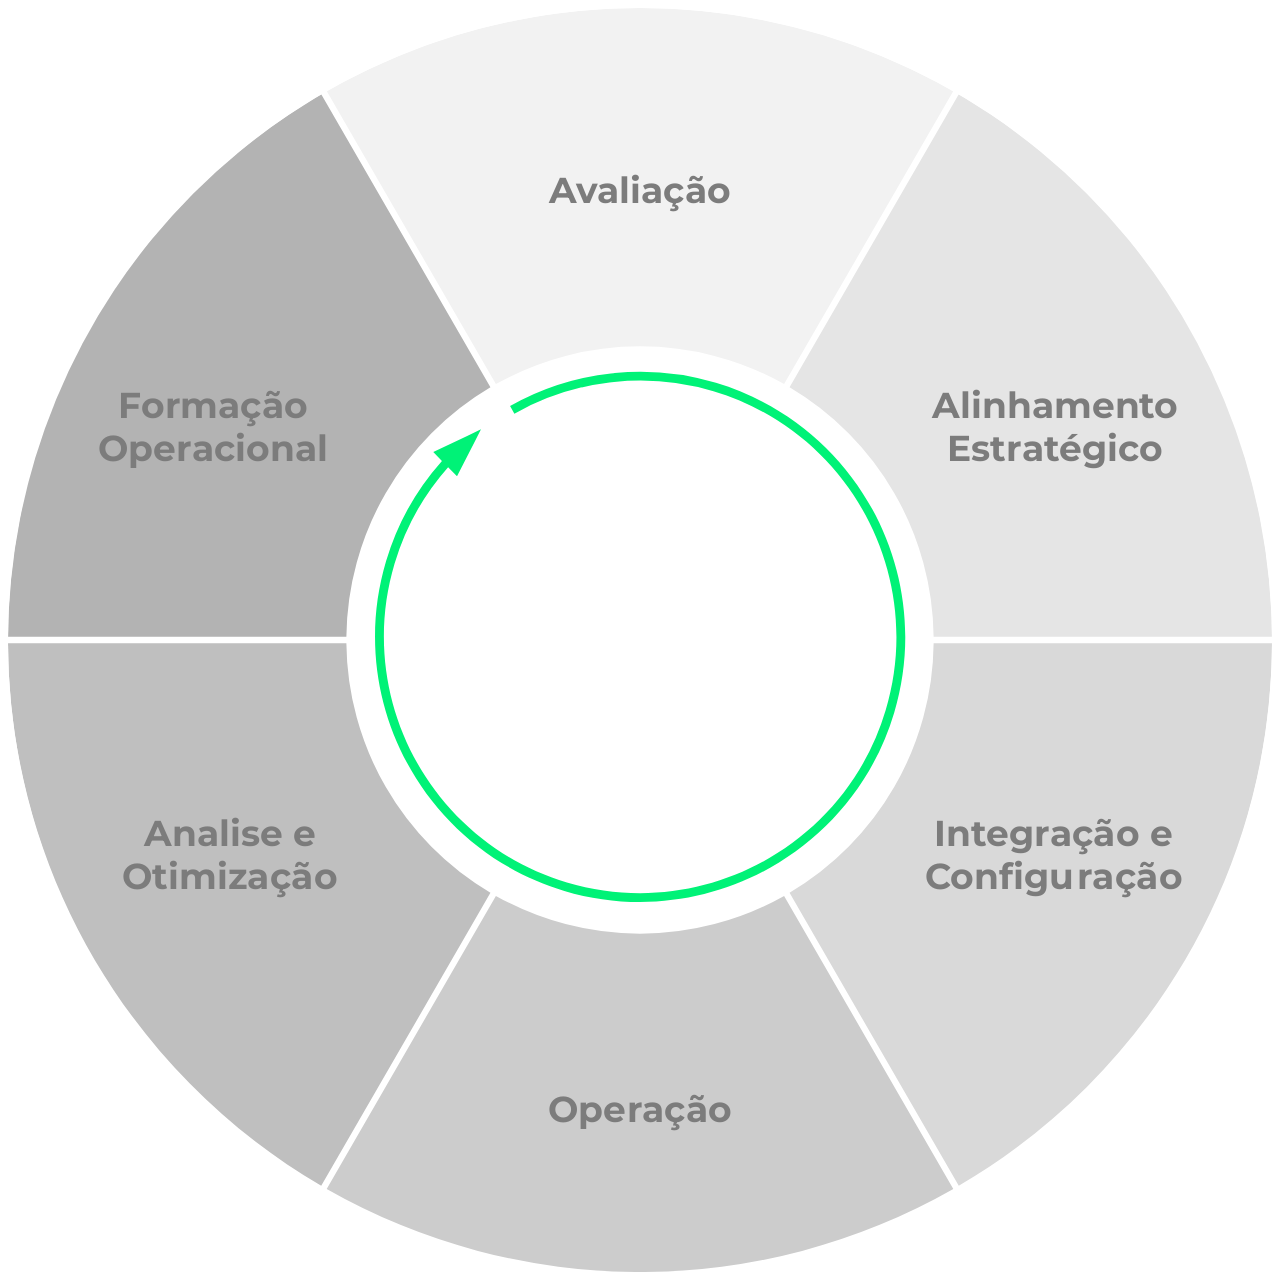
<file: Pages/Ciclo de Projeto/Roda/index.html>
<!DOCTYPE html>
<html lang="en">
<head>
    <meta charset="UTF-8">
    <meta name="viewport" content="width=device-width, initial-scale=1.0">
    
    <!-- fonte Montserrat -->
    <link href="https://fonts.googleapis.com/css?family=Montserrat:200,300,400,500,600,700,800" rel="stylesheet">
    <!-- icon do botao fechar -->
    <link href="https://fonts.googleapis.com/icon?family=Material+Icons" rel="stylesheet">

    <link rel="stylesheet" type="text/css" href="style.css">
    <script src="https://code.jquery.com/jquery-3.3.1.js" integrity="sha256-2Kok7MbOyxpgUVvAk/HJ2jigOSYS2auK4Pfzbm7uH60=" crossorigin="anonymous"></script>
</head>
<body>
<div class="wrapper">
    
    <svg class="roda" xmlns="http://www.w3.org/2000/svg" viewBox="0 0 1001.98 1002"><defs><style>.cls-1{fill:#b3b3b3;}.cls-2{fill:#bfbfbf;}.cls-3{fill:#ccc;}.cls-4{fill:#d9d9d9;}.cls-5{fill:#e5e5e5;}.cls-6{fill:#f2f2f2;}.cls-7{fill:#4221db;}.cls-8{font-size:28.63px;fill:#7c7c7c;font-family:Montserrat;font-weight:700;}.cls-9{fill:#00f277;}</style></defs><path id="formacao_div" class="cls-1" d="M248.3,68.31L382.44,300.64A232.64,232.64,0,0,0,268.24,498.5H0C0.9,315,100.44,154.85,248.3,68.31Z" transform="translate(-0.01 0)"/><path id="analise_div" class="cls-2" d="M382.44,701.36L248.3,933.69C100.44,847.15.9,687,0,503.5H268.24A232.64,232.64,0,0,0,382.44,701.36Z" transform="translate(-0.01 0)"/><path id="operacao_div" class="cls-3" d="M615.23,703.86L749.37,936.19a501.58,501.58,0,0,1-496.74,0L386.77,703.86A233,233,0,0,0,615.23,703.86Z" transform="translate(-0.01 0)"/><path id="integracao_div" class="cls-4" d="M733.76,503.5H1002C1001.1,687,901.57,847.15,753.7,933.69L619.56,701.36A232.64,232.64,0,0,0,733.76,503.5Z" transform="translate(-0.01 0)"/><path id="workshop_div" class="cls-5" d="M1002,498.5H733.76a232.64,232.64,0,0,0-114.2-197.86L753.7,68.31C901.57,154.85,1001.1,315,1002,498.5Z" transform="translate(-0.01 0)"/><path id="avaliacao_div" class="cls-6" d="M749.37,65.81L615.23,298.14a233,233,0,0,0-228.46,0L252.63,65.81A501.58,501.58,0,0,1,749.37,65.81Z" transform="translate(-0.01 0)"/><g id="seta6"><polygon class="cls-7" points="385.39 429.14 398.97 480.49 418.21 449.54 437.45 418.59 385.39 429.14"/><polygon class="cls-7" points="337.24 399.2 348.9 443.31 365.43 416.73 381.95 390.15 337.24 399.2"/><polygon class="cls-7" points="293.46 371.99 303.32 409.26 317.28 386.8 331.24 364.34 293.46 371.99"/></g><g id="seta5"><polygon class="cls-7" points="381.8 566.73 433.24 579.98 415.64 548.07 398.04 516.16 381.8 566.73"/><polygon class="cls-7" points="332.15 594.11 376.33 605.49 361.22 578.09 346.1 550.68 332.15 594.11"/><polygon class="cls-7" points="287.01 619.01 324.34 628.62 311.57 605.46 298.8 582.31 287.01 619.01"/></g><g id="seta4"><polygon class="cls-7" points="500.99 637.12 537.43 598.47 500.99 598.47 464.55 598.47 500.99 637.12"/><polygon class="cls-7" points="500.99 693.81 532.29 660.62 500.99 660.62 469.69 660.62 500.99 693.81"/><polygon class="cls-7" points="500.99 745.36 527.44 717.32 500.99 717.32 474.55 717.32 500.99 745.36"/></g><g id="seta3"><polygon class="cls-7" points="620.18 566.73 568.74 579.98 586.34 548.07 603.94 516.16 620.18 566.73"/><polygon class="cls-7" points="669.83 594.11 625.65 605.49 640.77 578.09 655.88 550.68 669.83 594.11"/><polygon class="cls-7" points="714.97 619.01 677.64 628.62 690.41 605.46 703.18 582.31 714.97 619.01"/></g><g id="seta2"><polygon class="cls-7" points="616.59 429.14 603.01 480.49 583.77 449.54 564.53 418.59 616.59 429.14"/><polygon class="cls-7" points="664.74 399.2 653.08 443.31 636.55 416.73 620.03 390.15 664.74 399.2"/><polygon class="cls-7" points="708.52 371.99 698.66 409.26 684.7 386.8 670.74 364.34 708.52 371.99"/></g><g id="seta1"><polygon class="cls-7" points="500.99 364.88 464.55 403.53 500.99 403.53 537.43 403.53 500.99 364.88"/><polygon class="cls-7" points="500.99 308.19 469.69 341.38 500.99 341.38 532.29 341.38 500.99 308.19"/><polygon class="cls-7" points="500.99 256.64 474.55 284.68 500.99 284.68 527.44 284.68 500.99 256.64"/></g><text class="cls-8" transform="translate(429.12 154.89)">A<tspan x="21.13" y="0">v</tspan><tspan x="37.74" y="0">ali</tspan><tspan x="72.65" y="0">a</tspan><tspan x="90.48" y="0">ç</tspan><tspan x="107.41" y="0">ã</tspan><tspan x="125.25" y="0">o</tspan></text><text class="cls-8" transform="translate(732.39 324.71)">Alinha<tspan x="96.41" y="0">m</tspan><tspan x="126.62" y="0">en</tspan><tspan x="164.48" y="0">t</tspan><tspan x="176.45" y="0">o</tspan><tspan x="12.23" y="34.36">E</tspan><tspan x="31.33" y="34.36">st</tspan><tspan x="58.99" y="34.36">r</tspan><tspan x="71.13" y="34.36">a</tspan><tspan x="88.8" y="34.36">t</tspan><tspan x="100.76" y="34.36">égi</tspan><tspan x="147.5" y="34.36">c</tspan><tspan x="164.22" y="34.36">o</tspan></text><text class="cls-8" transform="translate(734.3 664.05)">In<tspan x="29.18" y="0">t</tspan><tspan x="41.15" y="0">eg</tspan><tspan x="79.26" y="0">r</tspan><tspan x="91.4" y="0">a</tspan><tspan x="109.24" y="0">ç</tspan><tspan x="126.16" y="0">ã</tspan><tspan x="144" y="0">o e</tspan><tspan x="-7.63" y="34.36">C</tspan><tspan x="12.81" y="34.36">onfigu</tspan><tspan x="113.06" y="34.36">r</tspan><tspan x="125.2" y="34.36">a</tspan><tspan x="143.04" y="34.36">ç</tspan><tspan x="159.97" y="34.36">ã</tspan><tspan x="177.81" y="34.36">o</tspan></text><text class="cls-8" transform="translate(428.37 883.4)">Ope<tspan x="61.99" y="0">r</tspan><tspan x="74.14" y="0">a</tspan><tspan x="91.97" y="0">ç</tspan><tspan x="108.9" y="0">ã</tspan><tspan x="126.74" y="0">o</tspan></text><text class="cls-8" transform="translate(107.58 664.05)">Analise e<tspan x="-17.44" y="34.36">O</tspan><tspan x="6.87" y="34.36">timiz</tspan><tspan x="82.15" y="34.36">a</tspan><tspan x="99.99" y="34.36">ç</tspan><tspan x="116.91" y="34.36">ã</tspan><tspan x="134.75" y="34.36">o</tspan></text><text class="cls-8" transform="translate(87.48 324.71)">F<tspan x="17.9" y="0">o</tspan><tspan x="36.65" y="0">r</tspan><tspan x="48.88" y="0">m</tspan><tspan x="78.92" y="0">a</tspan><tspan x="96.76" y="0">ç</tspan><tspan x="113.68" y="0">ã</tspan><tspan x="131.52" y="0">o</tspan><tspan x="-16.04" y="34.36">Ope</tspan><tspan x="45.96" y="34.36">r</tspan><tspan x="58.1" y="34.36">a</tspan><tspan x="75.94" y="34.36">cional</tspan></text><path id="seta_ciclo" class="cls-9" d="M561.2,297.13a209,209,0,0,0-80.22-7.8h0l-1,.11-2.05.22A208.65,208.65,0,0,0,398,315.46l3.43,6.1a201.66,201.66,0,0,1,53.3-20.85v0.06a202.37,202.37,0,0,1,22.05-3.94c1.21-.14,2.41-0.29,3.63-0.41a202,202,0,0,1,78.79,7.42c107.34,32,168.61,145.4,136.59,252.73S550.4,725.18,443.06,693.16,274.45,547.77,306.47,440.43A201.83,201.83,0,0,1,348.9,364l7.05,7.28,14.31-28.06,4.69-9.2-10.53,5-27.3,12.87L344,359a208.8,208.8,0,0,0-44.26,79.45c-33.12,111,30.27,228.32,141.3,261.44S669.38,669.6,702.5,558.57,672.23,330.25,561.2,297.13Z" transform="translate(-0.01 0)"/></svg>
    
            

    <div class="roda-overlay">
        <div class="container">
            <div id="avaliacao-content">
                <h3>Avaliação</h3>
                <p>Análise ao estado atual da sua empresa.
                </p>
            </div>
            <div id="workshop-content">
                <h3>Alinhamento Estratégico</h3>
                <p>Reuniões com os nossos consultores sénior para detetar necessidades e oportunidades do seu negócio.
                </p>
            </div>
            <div id="integracao-content">
                <h3>Integração e Configuração</h3>
                <p>Desenvolvimento e configuração de uma estratégia com base nas oportunidades detetadas.

                </p>
            </div>
            <div id="operacao-content">
                <h3>Operação</h3>
                <p>Acompanhamento da estratégia implementada.
                </p>
            </div>
            <div id="formacao-content">
                <h3>Formação Operacional</h3>
                <p>Passagem do conhecimento adquirido ao longo do projeto.

                </p>
            </div>
            <div id="analise-content">
                <h3>Analise e Otimização</h3>
                <p>Produção de relatórios, análise de dados e otimização da estratégia.
                </p>
            </div>
            <button id="close-button"><i class="material-icons"style="color: #757575;">close</i></button>
        </div>
    </div>
</div>

<script src="script.js"></script>
</body>
</html>
</file>
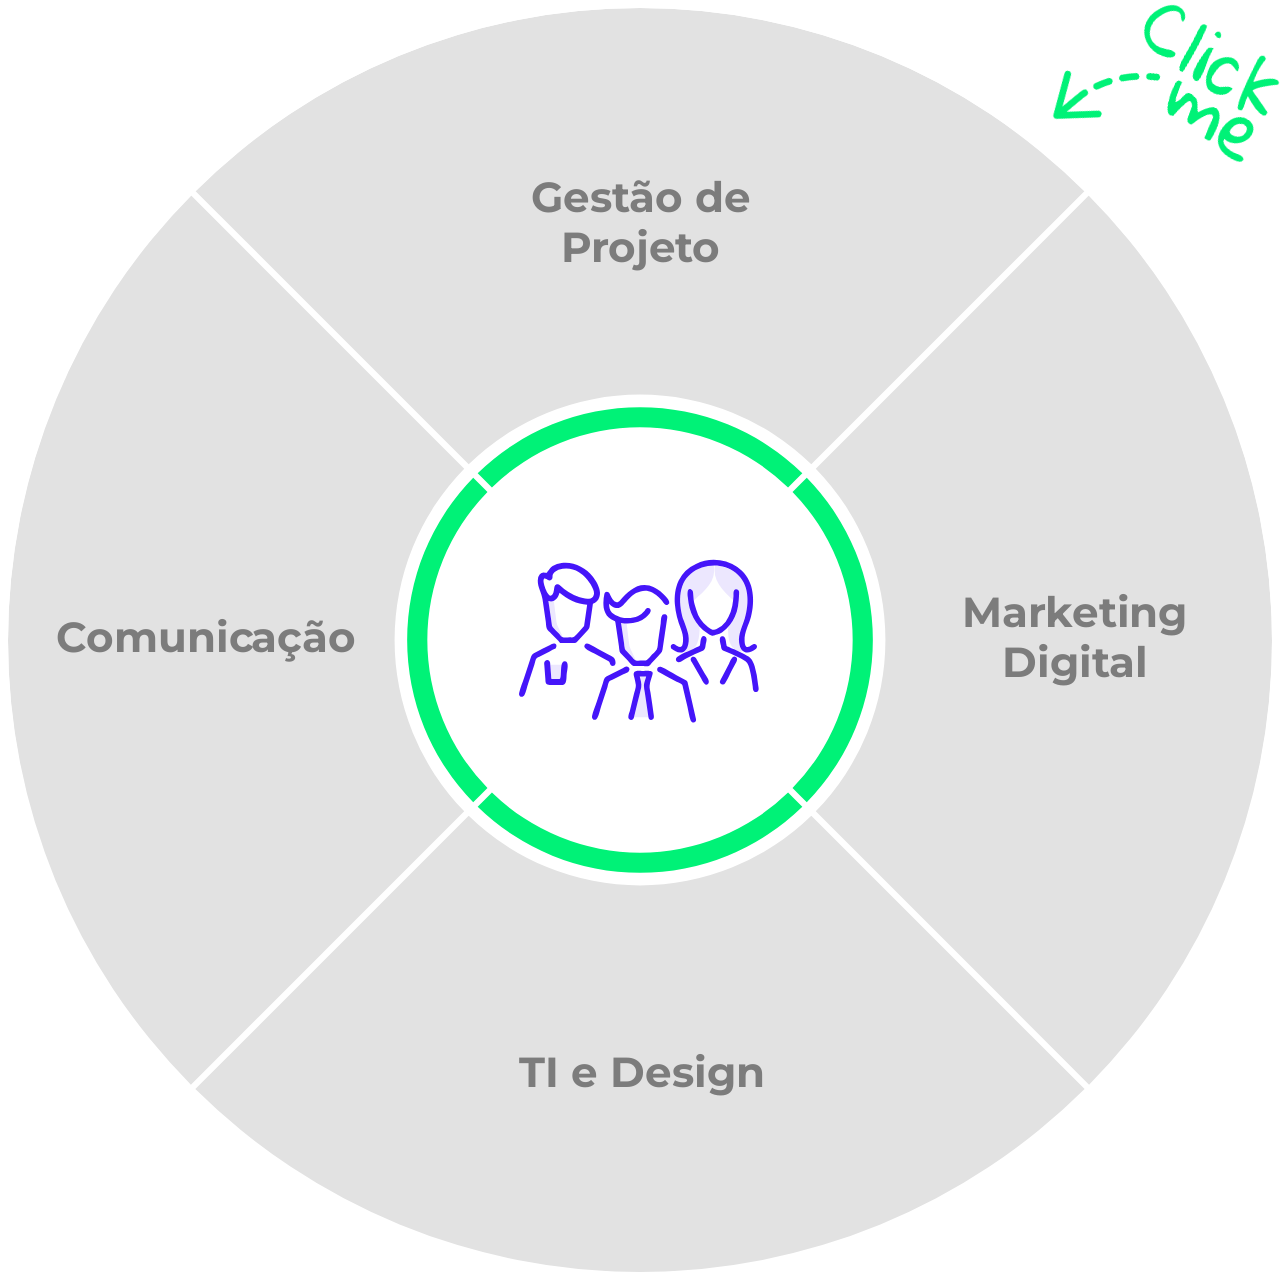
<file: Pages/Colaboradores/Roda/index.html>
<!DOCTYPE html>
<html lang="en">
<head>
    <meta charset="UTF-8">
    <meta name="viewport" content="width=device-width, initial-scale=1.0">
    
    <!-- fonte Montserrat -->
    <link href="https://fonts.googleapis.com/css?family=Montserrat:200,300,400,500,600,700,800" rel="stylesheet">
    <!-- icon do botao fechar -->
    <link href="https://fonts.googleapis.com/icon?family=Material+Icons" rel="stylesheet">

    <link rel="stylesheet" type="text/css" href="style.css">
    <script src="https://code.jquery.com/jquery-3.3.1.js" integrity="sha256-2Kok7MbOyxpgUVvAk/HJ2jigOSYS2auK4Pfzbm7uH60=" crossorigin="anonymous"></script>
</head>
<body>
    <div class="click-me"><img src="clickme.png"></div>
<div class="wrapper">
    
    <svg class="roda" xmlns="http://www.w3.org/2000/svg" viewBox="0 0 1002 1002"><defs><style>.cls-1{fill:#e2e2e2;}.cls-2{fill:#00f277;}.cls-3{font-size:33px;fill:#7c7c7c;font-family:Montserrat;font-weight:700;}.cls-4{fill:#ece7fe;}.cls-5{fill:#4515f9;}</style></defs><g id="comunicacao_div"><path class="cls-1" d="M361.67,636.79L145,853.48a501,501,0,0,1,0-705L361.67,365.21A194.57,194.57,0,0,0,361.67,636.79Z"/><path class="cls-2" d="M380.09,618.37a168.3,168.3,0,0,1,0-234.74l-5.72-5.72-5.59-5.59a184.28,184.28,0,0,0,0,257.36l5.59-5.59Z"/></g><path id="comunicacao_hover" class="cls-2" d="M380.09,618.37a168.3,168.3,0,0,1,0-234.74l-5.72-5.72L145,148.52C112.59,181.79,0,302.64,0,501,0,698.64,112.59,820.21,145,853.48L374.37,624.09Z"/><g id="ti_div"><path class="cls-1" d="M636.79,640.33L853.48,857a501,501,0,0,1-705,0L365.21,640.33A194.57,194.57,0,0,0,636.79,640.33Z"/><path class="cls-2" d="M618.37,621.91a168.3,168.3,0,0,1-234.74,0l-5.72,5.72-5.59,5.59a184.28,184.28,0,0,0,257.36,0l-5.59-5.59Z"/></g><path id="ti_hover" class="cls-2" d="M618.37,621.91a168.3,168.3,0,0,1-234.74,0l-5.72,5.72L148.52,857c33.27,32.39,154.12,145,352.48,145,197.64,0,319.21-112.59,352.48-145L624.09,627.63Z"/><g id="marketing_div"><path class="cls-1" d="M857,148.52a501,501,0,0,1,0,705L640.33,636.79a194.57,194.57,0,0,0,0-271.58Z"/><path class="cls-2" d="M633.22,372.32l-5.59,5.59-5.72,5.72a168.3,168.3,0,0,1,0,234.74l5.72,5.72,5.59,5.59A184.28,184.28,0,0,0,633.22,372.32Z"/></g><path id="marketing_hover" class="cls-2" d="M621.91,383.63a168.3,168.3,0,0,1,0,234.74l5.72,5.72L857,853.48c32.39-33.27,145-154.12,145-352.48,0-197.64-112.59-319.21-145-352.48L627.63,377.91Z"/><g id="gestao_div"><path class="cls-1" d="M853.48,145L636.79,361.67a194.57,194.57,0,0,0-271.58,0L148.52,145A501,501,0,0,1,853.48,145Z"/><path class="cls-2" d="M383.63,380.09a168.3,168.3,0,0,1,234.74,0l5.72-5.72,5.59-5.59a184.28,184.28,0,0,0-257.36,0l5.59,5.59Z"/></g><path id="gestao_hover" class="cls-2" d="M383.63,380.09a168.3,168.3,0,0,1,234.74,0l5.72-5.72L853.48,145C820.21,112.59,699.36,0,501,0,303.36,0,181.79,112.59,148.52,145L377.91,374.37Z"/><text class="cls-3" transform="translate(404.92 855.64)">TI e Design</text><text class="cls-3" transform="translate(756.38 490.84)">Ma<tspan x="51.88" y="0">r</tspan><tspan x="65.97" y="0">k</tspan><tspan x="86.99" y="0">eti</tspan><tspan x="132.1" y="0">n</tspan><tspan x="155.1" y="0">g</tspan><tspan x="31.66" y="39.6">Digital</tspan></text><text class="cls-3" transform="translate(414.34 161.67)">Gest<tspan x="78.14" y="0">ã</tspan><tspan x="98.7" y="0">o de</tspan><tspan x="23.79" y="39.6">P</tspan><tspan x="47.62" y="39.6">r</tspan><tspan x="61.54" y="39.6">oje</tspan><tspan x="114.11" y="39.6">t</tspan><tspan x="127.91" y="39.6">o</tspan></text><text class="cls-3" transform="translate(38.05 510.64)">C<tspan x="23.56" y="0">omunic</tspan><tspan x="154.7" y="0">a</tspan><tspan x="175.26" y="0">ç</tspan><tspan x="194.76" y="0">ã</tspan><tspan x="215.32" y="0">o</tspan></text><g id="Colaboradores"><g id="_Group_" data-name="&lt;Group&gt;"><path class="cls-4" d="M595.56,461.53c-0.81-5.28-1.9-10.62-5.36-14.88a28.54,28.54,0,0,0-13.89-9.52,43.48,43.48,0,0,0-9.4-2,32.75,32.75,0,0,0,.18,8.9,25.51,25.51,0,0,0,3.44,8c3.23,5.3,8,9.57,12.46,13.84,0.22-2.39-.09-5.37.47-7.66a2.41,2.41,0,0,1,4.71-.11c0.66,2.06.08,5.53-.13,7.7a59.17,59.17,0,0,1-1.44,8.46,35.25,35.25,0,0,1-5.93,13.06c-0.64.83-1.71,1.67-2,2.61a15.8,15.8,0,0,0,0,4.18,32.19,32.19,0,0,0,1,7.81c1.63,5.52,6,10.36,12.08,8.83-2.62-1.57-3.42-5.82-3.59-8.57a27.23,27.23,0,0,1,1.39-10.06c1-3.08,2.33-6,3.29-9.07a66.76,66.76,0,0,0,2.32-10.65A54.41,54.41,0,0,0,595.56,461.53Z"/><path class="cls-4" d="M566,435.18c-5.8-.29-12.66,2.25-17.47,5.36a24.73,24.73,0,0,0-10.85,15.09,54.26,54.26,0,0,0-.49,18.86c0.87,6.42,3.63,12.07,5.49,18.2,1.71,5.63,2.67,14.45-2.73,18.47,2.81,0,4.24-.6,6.83-1.81,2.36-1.11,3.64-3.06,4.63-5.45a26,26,0,0,0,1.83-7.9c0.16-1.93.69-5.29-.12-7.06-0.43-.95-1.67-1.91-2.3-2.78a27.74,27.74,0,0,1-2.25-3.6,53.1,53.1,0,0,1-3.13-7,47.52,47.52,0,0,1-2.59-15.2c0-1.4-.19-3.1,1.32-3.86a2.52,2.52,0,0,1,3.23,1.08c0.68,1.12.4,3,.48,4.31,0.09,1.46.3,2.91,0.48,4.36,4.77-4.15,9.77-8.4,13.46-13.59A23.3,23.3,0,0,0,566,435.18Z"/><path class="cls-4" d="M504.47,541.31c-0.23-2.49,1.36-5.72,2-8.12h-5.67c0.54,2.65,1.84,5.87,1.54,8.59a60.16,60.16,0,0,1-1.74,7.2L495.74,569h12.72l-2.06-14.1L505,545.69A27.58,27.58,0,0,1,504.47,541.31Z"/><path class="cls-4" d="M497.4,519.1L492.68,509a19.53,19.53,0,0,1-1.48-6.49l-1.65-13.33c-0.08-.61,0-2.38-0.47-2.7a11.36,11.36,0,0,0-2.41-.12c-0.8-.11-1.61-0.27-2.41-0.41l3.12,21a9.67,9.67,0,0,0,.38,2.53A13.9,13.9,0,0,0,490.2,512l4.61,4.84C495.37,517.43,496.48,519.21,497.4,519.1Z"/><path class="cls-4" d="M422.93,535.26h5.49c1.69,0,2.25.52,2.42-1.15l1.2-11.27H422Z"/><path class="cls-4" d="M425.13,466.67a6.5,6.5,0,0,1-4.88.11l3,20.16a7.78,7.78,0,0,0,.32,2.07c0.51,1,1.93,2,2.71,2.84l4.46,4.68c0.57,0.6,1.51,2.1,2.38,2.11l-3.89-8.32a16.05,16.05,0,0,1-1.81-5.1Z"/><path class="cls-5" d="M585.76,516.22c-3.35-2.42-5.2,3.4-6.27,5.47-2.46,4.73-4.86,9.49-7.37,14.19-0.63,1.17-1.25,2.32-.24,3.54a2.53,2.53,0,0,0,4.08-.36c2.43-3.47,4.11-7.8,6.09-11.54,1.27-2.42,2.58-4.82,3.82-7.25C586.54,518.92,587,517.44,585.76,516.22Z"/><path class="cls-5" d="M605.06,540.58A85.2,85.2,0,0,0,602,524.17c-0.85-2.6-1.82-5.44-3.86-7.36-1.87-1.76-4.61-3-6.88-4.19-2.46-1.26-4.82-2.25-7.34-3.44a29.12,29.12,0,0,1-3.8-1.67c-0.64-.27-2.21-0.61-2.66-1.13a4.29,4.29,0,0,1-.37-1.62c-0.37-1.91-.49-8.09-4-7-3.18,1-1.21,6-.84,8.18,0.21,1.21.23,2.7,1.06,3.7s2.77,1.42,4.06,2c5.56,2.35,11.51,4.79,16.53,8.17,2.37,1.59,3.13,5,3.82,7.62a86.58,86.58,0,0,1,1.76,8.92c0.29,1.9.56,3.79,0.8,5.7,0.17,1.35.06,3.07,1.06,4.07a2.33,2.33,0,0,0,3.76-.46C606,544.24,605.25,542.09,605.06,540.58Z"/><path class="cls-5" d="M550.22,516.83c-1.3-1.36-3.73-1.77-4.48.41-0.46,1.32.31,2.26,0.94,3.36l8.11,14.14c1.09,1.9,3.29,7.76,6.3,4.76,2.16-2.15-2.31-7.54-3.34-9.36Z"/><path class="cls-5" d="M573.19,494.32a32.32,32.32,0,0,0,11.35-13.75c2.75-5.94,3.45-12.83,3.72-19.29,0.07-1.59.4-3.39-1.05-4.5a2.29,2.29,0,0,0-3.48.87c-0.67,1.33-.32,3.34-0.42,4.8s-0.22,2.7-.36,4a38.76,38.76,0,0,1-6.48,18.38,19.16,19.16,0,0,1-7.65,6.17c-1.19.53-2.84,1.3-4.06,1a13,13,0,0,1-3.9-2.39,29.31,29.31,0,0,1-10.39-15.5c-0.8-3-2-5.77-2.23-8.8-0.15-1.89-.29-3.8-0.46-5.68-0.11-1.31-.27-2.62-1.68-3.2-4.08-1.7-3.26,5.08-3,7a58.48,58.48,0,0,0,1.57,9.34,42.44,42.44,0,0,0,8.62,16.36,29,29,0,0,0,7.11,6c1.18,0.71,2.68,1.87,4.07,2.06s3.06-.53,4.36-0.95A30.18,30.18,0,0,0,573.19,494.32Z"/><path class="cls-5" d="M542.92,538.25c-0.32-1.3-1.71-1.8-2.77-2.37l-7-3.8c-4.35-2.37-8.69-5.27-13.24-7.22-1.51-.65-3.4-0.2-3.76,1.6s0.91,2.44,2.14,3.15c5,2.85,10,5.49,15,8.23,1.28,0.7,3.87,1.51,4.83,2.64a6.42,6.42,0,0,1,.68,2.39l4,17c0.91,3.85,1.37,8.28,2.81,12,0.69,1.75,3,2.7,4.29.93,0.78-1,.46-2,0.2-3.15Z"/><path class="cls-5" d="M546.84,509.33c-4.3,1.92-9.42,3.71-13.11,6.7-1.92,1.56-1.11,4.63,1.53,4.48,2.17-.13,4.85-2.49,6.77-3.48,4.65-2.41,9.49-4.47,14.31-6.47,2.3-1,2.19-3.85,2.6-6,0.37-1.9,1.79-5.62-.77-6.74-3.46-1.52-3.73,3.89-4.06,5.8-0.3,1.74,0,2.41-1.65,3.11-1.43.62-2.84,1.3-4.26,2l0.14-.13Z"/><path class="cls-5" d="M528.46,508.41c3.11,1.78,5.53,4.27,9.5,3.53,3.47-.65,4.83-4,5.57-7.1,1.74-7.25-1.69-14.21-4-20.91-4.47-13-5.61-31.77,6.25-41.38,11.14-9,28-9.81,39.49-.84,12.21,9.56,12,26.54,8.05,40.21-2.07,7.22-5.95,13.75-5,21.54,0.4,3.15,1.79,6.89,4.82,8.19s7-.46,9.5-2.4c1.22-.95,2.14-2.8.77-4.14s-3.06-.35-4.28.55-3.4,2.31-4.74,1c-1.05-1.05-1.19-3.6-1.27-5-0.4-7.25,3.83-14.16,5.63-21.05,3.54-13.49,2.81-30.59-8-40.67A36.47,36.47,0,0,0,550.25,434a30.62,30.62,0,0,0-15.17,14.59c-3.08,6.45-3.88,13.79-3.37,20.87,0.55,7.66,2.58,14.35,5.2,21.51,1.28,3.5,2.35,7.14,2,10.91-0.11,1.43-.22,3.51-1.22,4.67s-2.72.44-3.89-.27c-1.43-.86-2.47-2.33-4.31-1.61S528,506.93,528.46,508.41Z"/><path class="cls-5" d="M512,531.35c1.57-4-5.56-3.07-7.27-3.07-2.21,0-8.25-1.22-9.2,1.68-0.41,1.24.28,3,.52,4.22a57,57,0,0,1,1.29,6.45c0.19,2.38-1,5.2-1.59,7.51L492.2,562.8c-0.44,1.83-2.21,5.75-1,7.58a2.43,2.43,0,0,0,3.66.41,4.51,4.51,0,0,0,1-2.38q1.45-5.93,2.87-11.87c1.12-4.63,2.4-9.25,3.37-13.92,0.63-3.06-.71-6.45-1.33-9.45h5.67c-0.68,2.54-1.88,5.34-2,8a30.59,30.59,0,0,0,.73,5.6c1,7.07,2.19,14.13,3.1,21.22,0.19,1.48.35,3.2,2.23,3.44,2.1,0.27,2.94-1.59,2.73-3.4-0.82-7-2-13.89-3-20.82-0.28-1.89-1-4.14-.76-6C509.82,537.91,511.16,534.53,512,531.35Z"/><path class="cls-5" d="M474.65,522.06a2.43,2.43,0,0,0,4.7,0c0.47-1.71-.37-4.72-1.86-5.79a41.39,41.39,0,0,0-4.39-2.39l-9-4.91c-2.52-1.37-5-2.79-7.57-4.13-1.38-.72-3-1.32-4.16.26-2.49,3.43,6.16,6.47,8,7.48l10.16,5.56a16.25,16.25,0,0,1,3.16,1.73A3.93,3.93,0,0,1,474.65,522.06Z"/><path class="cls-5" d="M469,472.53c0.72,3.28,1.84,6.3,4.44,8.58a20.45,20.45,0,0,0,4.21,2.71c1.49,0.76,1.53.55,1.75,2.1l2,13.61,1.06,7.25a25.75,25.75,0,0,0,.66,4.54,5.55,5.55,0,0,0,1.52,1.94l5.16,5.36c1.58,1.64,4,5.38,6.38,5.38h7.32c1.34,0,4,.52,5.24,0,0.88-.36,1.94-2.07,2.57-2.75l5.4-5.82c1.82-2,3.71-3.22,4.1-5.85l2-13.39,2-13.39A7.7,7.7,0,0,0,525,480a2.59,2.59,0,0,0-3.83-1.38c-1.86,1.38-1.64,5.61-1.92,7.56L517,501.67c-0.31,2.19-.16,5.71-1.24,7.65-0.9,1.61-2.92,3.12-4.18,4.46-1.43,1.52-2.88,3.68-4.59,4.89-1,.73-2.32.43-3.65,0.43-1.79,0-4.2.43-5.94,0-1.22-.3-2.15-1.76-3-2.71L489.27,511A5.82,5.82,0,0,1,487.7,509a28.48,28.48,0,0,1-.75-5.06l-2.23-15-0.45-3a29.31,29.31,0,0,0,15.18-1,19.48,19.48,0,0,0,6.9-3.93c1.55-1.43,4.7-4.21,4-6.58a2.39,2.39,0,0,0-2.88-1.6c-1.34.36-1.65,1.44-2.36,2.41a15.35,15.35,0,0,1-5.81,4.54c-4.7,2.24-10.49,2.28-15.49,1.1a16,16,0,0,1-7.47-3.82c-2.17-2.13-2.45-5.1-2.63-8,1.76,1.75,3.55,3.33,6.11,3.75s4.65-1,6.51-2.71c3.8-3.56,6.45-7.9,11.2-10.41,4.58-2.42,9.5-3.1,14.22-.57a26.78,26.78,0,0,1,5.75,4.26,35.6,35.6,0,0,1,2.92,3.12,28.77,28.77,0,0,0,2.18,2.9,2.43,2.43,0,0,0,4-2.64c-0.79-2.17-3.22-4.4-4.85-6-3.66-3.58-7.53-6.32-12.5-7.67-10.73-2.92-19.27,5.51-25.73,12.8-1.8,2-3.29,2.74-5.46.63-1.83-1.77-2.63-4.13-3.77-6.32s-4.07-2.43-4.68.33a35.71,35.71,0,0,0-.87,7.82C468.71,469.73,468.87,471.14,469,472.53Z"/><path class="cls-5" d="M491.14,528.44a2.42,2.42,0,0,0-2-4c-1.22.06-2.76,1.23-3.79,1.75-4.65,2.34-9.47,4.49-14,7.05-2.13,1.21-2.41,3.84-3.14,6l-5.38,16.28c-1.33,4-3.21,8.18-4.07,12.33-0.67,3.22,3,5,4.64,1.87s2.42-7.38,3.54-10.83l5.42-16.57c0.42-1.29.71-3.67,1.55-4.75,0.71-.9,2.67-1.48,3.69-2l8.74-4.5C487.48,530.55,490.55,529.61,491.14,528.44Z"/><path class="cls-5" d="M459.53,469.1c4.27-1.39,6.44-5.75,6.22-10-0.25-4.75-3.43-10-6.23-13.73-6.34-8.39-17-13.64-27.58-12.2a19.6,19.6,0,0,0-7.9,2.71c-2.2,1.4-3,3.18-4.58,5.11-0.84,1.06.34,0.73-1.18,0.8-0.71,0-1.45-.28-2.19-0.23a5.12,5.12,0,0,0-3.33,1.53,7.76,7.76,0,0,0-1.81,5.4c-0.1,6,3.36,10.89,4.18,16.56q1.41,9.68,2.83,19.36c0.3,2,.21,4.78,1,6.68,0.6,1.5,2.6,2.92,3.72,4.08l6.13,6.37c0.53,0.55,1.29,1.79,2,2.05a8.65,8.65,0,0,0,2.52,0h10.07c1.82,0,2.38-1.27,3.62-2.6l7.94-8.56c1.45-1.56,1.5-2,1.82-4.12Zm-7.78,19.59c-2.84,3-5.55,6.78-8.79,9.36-1.14.91-2.28,0.59-3.82,0.59-1.72,0-4.47.55-6.11,0-1.26-.43-2.52-2.35-3.45-3.33-1.78-1.87-3.69-3.67-5.37-5.63a2.93,2.93,0,0,1-.86-2.08l-1-7-2.06-13.86c5.28,1.89,8.65-2.75,9.83-7.25,6.7,5.42,15.47,10.32,24.33,10.38Zm-21.32-35.84a2.71,2.71,0,0,0-4.78,1.35c-0.53,2.22-.36,4.82-1.79,6.77-2.87,3.89-6.18-5-6.72-6.91-0.42-1.5-1.67-5.07-.86-6.63,0.39-.76,0-0.51.83-0.57s2,1,2.78,1.33c1.67,0.69,3.5.24,4-1.7,0.21-.87-0.07-1.77.16-2.66a5.63,5.63,0,0,1,1.81-2.8,13.35,13.35,0,0,1,7-2.75,21.72,21.72,0,0,1,14.37,3,30.2,30.2,0,0,1,9.61,9.8c1.82,2.91,5.35,8.45,2.74,11.76s-9.1,1.48-12.33.39a46.7,46.7,0,0,1-16.83-10.42h0Z"/><path class="cls-5" d="M435,519.65c-3.73-.4-3.35,6.6-3.6,8.93-0.19,1.83-.06,4.17-0.63,5.92-0.38,1.16-.71.75-2.17,0.75h-3.17c-0.43,0-2.05.27-2.38,0s-0.31-2.23-.36-2.88q-0.37-4.91-.74-9.81a5,5,0,0,0-.63-2.74,2.65,2.65,0,0,0-3.89-.36c-1.13,1.05-.79,2.6-0.69,4l0.92,12.18a10.77,10.77,0,0,0,.4,3.32c0.76,1.74,2.46,1.61,4,1.61,3.57,0,7.33.35,10.88,0,3.81-.37,3.19-6.91,3.49-9.69,0.25-2.39,2.58-10.75-1.46-11.18h0Z"/><path class="cls-5" d="M426.63,508.46c1.05-1.57,1.37-3.82-1-4.34-1.31-.29-2.72.76-3.85,1.33-4.75,2.4-9.55,4.73-14.27,7.2-2.27,1.19-2.5,3.25-3.27,5.57l-5.29,16c-1.41,4.27-3.22,8.59-4.29,13-0.27,1.11-.41,2.36.57,3.22,1.4,1.23,3.23.4,4-1.07,1.55-3,2.23-6.83,3.28-10L408,522.6c0.5-1.54.81-3.93,1.73-5.28,0.59-.88,2.09-1.31,3.06-1.81l8.68-4.46A29.82,29.82,0,0,1,426.63,508.46Z"/></g></g></svg>

    <div class="roda-overlay">
        <div class="container">
            <div id="gestao-content">
                <h3>Gestão de Projeto</h3>
                <p>■ Project Manager<br>
                ■ Project Expeditor<br>
                ■ Program Manager<br>
                ■ IT Project Manager<br>
                ■ Infrastructure Project Manager<br>
                ■ Business Analyst<br>
                ■ Project Management Officer</p>
            </div>
            <div id="marketing-content">
                <h3>Marketing Digital</h3>
                <p>■ SEO/SEM Manager<br>
                ■ Marketing Automation Manager<br>
                ■ Link Building Manager<br>
                ■ Media Buyer<br>
                ■ Acquisition Manager<br>
                ■ Data Analyst</p>
            </div>
            <div id="ti-content">
                <h3>TI e Design</h3>
                <p>■ User Experience Specialist<br>
                ■ User Interface Designer<br>
                ■ Frontend Developer<br>
                ■ Backend Developer<br>
                ■ Infrastructure Specialist<br>
                ■ AI Specialist</p>
            </div>
            <div id="comunicacao-content">
                <h3>Comunicação</h3>
                <p>■ Relationship Marketing Manager<br>
                ■ Community Manager<br>
                ■ Social Media Manager<br>
                ■ Copywriter<br>
                ■ Public Relations<br>
                ■ Brand Manager<br>
                ■ Content Creator</p>
            </div>
            <button id="close-button"><i class="material-icons"style="color: #757575;">close</i></button>
        </div>
    </div>
</div>

<script src="script.js"></script>
</body>
</html>
</file>
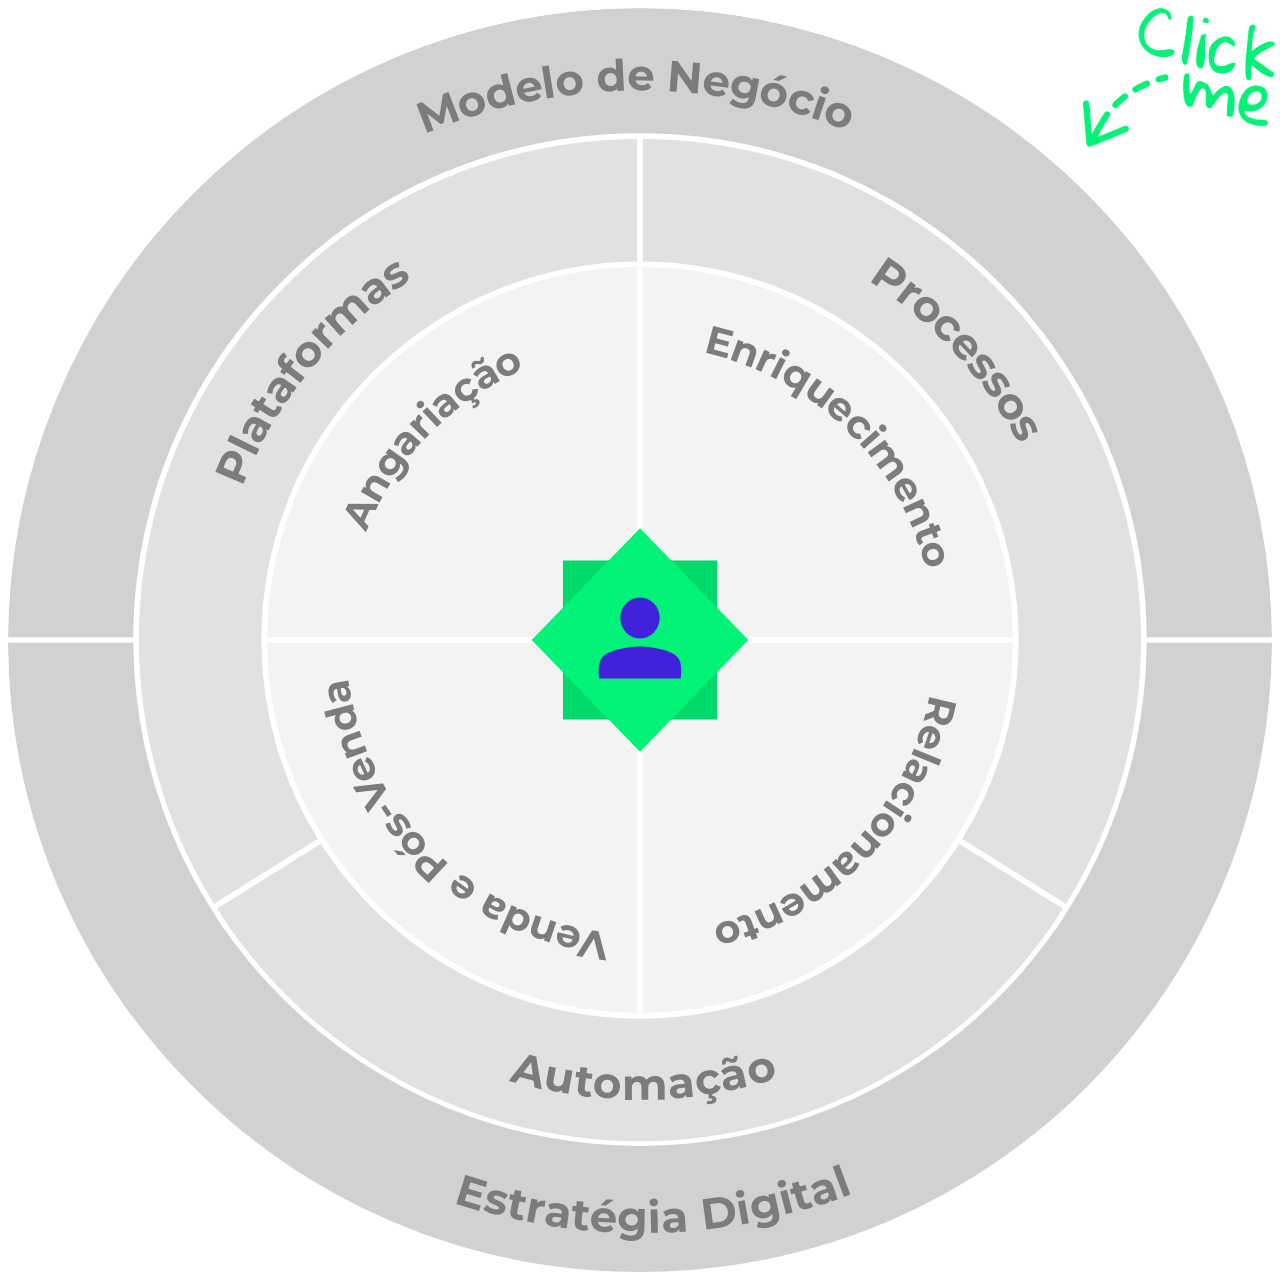
<file: Pages/Metodologia/Roda - Metodologia/Roda - final/index.html>
<!DOCTYPE html>
<html lang="en">
<head>
    <meta charset="UTF-8">
    <meta name="viewport" content="width=device-width, initial-scale=1.0">
    
    <!-- fonte Montserrat -->
    <link href="https://fonts.googleapis.com/css?family=Montserrat:200,300,400,500,600,700,800" rel="stylesheet">
    <!-- icon do botao fechar -->
    <link href="https://fonts.googleapis.com/icon?family=Material+Icons" rel="stylesheet">

    <link rel="stylesheet" type="text/css" href="style.css">
    <script src="https://code.jquery.com/jquery-3.3.1.js" integrity="sha256-2Kok7MbOyxpgUVvAk/HJ2jigOSYS2auK4Pfzbm7uH60=" crossorigin="anonymous"></script>
</head>
<body>
<div class="click-me"><img src="clickme.png"></div>
<div class="wrapper">
    
    <svg class="roda" xmlns="http://www.w3.org/2000/svg" viewBox="0 0 1000 1000"><defs><style>.cls-1{fill:#d1d1d1;}.cls-2{font-size:34.46px;}.cls-2,.cls-4,.cls-5,.cls-7,.cls-8,.cls-9{fill:#7c7c7c;font-family:Montserrat;font-weight:700;}.cls-3{fill:#e1e1e1;}.cls-4{font-size:34.46px;}.cls-5{font-size:34.46px;}.cls-6{fill:#f3f3f3;}.cls-7{font-size:31.46px;}.cls-8{font-size:31.46px;}.cls-9{font-size:31.46px;}.cls-10{fill:#00da6b;}.cls-11{fill:#00f277;}.cls-12{fill:#4221db;}</style></defs><g id="modelo_div"><path id="modelo_field" class="cls-1" d="M1001,498.76H901.89c-0.57-106.24-42.21-206-117.4-281.23C708.75,141.8,608.09,100.11,501,100.11S293.23,141.8,217.51,217.52c-75.2,75.2-116.83,175-117.4,281.23H1C2.2,223.64,225.6,1,501,1S999.8,223.64,1001,498.76Z" transform="translate(-1 -1)"/><text class="cls-2" transform="translate(328.78 100.05) rotate(-21.02)">M</text><text class="cls-2" transform="matrix(0.95, -0.3, 0.3, 0.95, 359.22, 88.52)">o</text><text class="cls-2" transform="translate(380.47 81.84) rotate(-14.34)">d</text><text class="cls-2" transform="translate(403.28 76.03) rotate(-11.36)">e</text><text class="cls-2" transform="matrix(0.99, -0.16, 0.16, 0.99, 424.39, 71.89)">l</text><text class="cls-2" transform="translate(434.42 70.14) rotate(-7.11)">o</text><text class="cls-2" transform="matrix(1, -0.09, 0.09, 1, 456.62, 67.48)"> </text><text class="cls-2" transform="translate(466.11 66.51) rotate(-2.85)">d</text><text class="cls-2" transform="matrix(1, 0.02, -0.02, 1, 489.65, 65.19)">e</text><text class="cls-2" transform="matrix(1, 0.04, -0.04, 1, 511.18, 65.49)"> </text><text class="cls-2" transform="matrix(1, 0.08, -0.08, 1, 520.68, 65.63)">N</text><text class="cls-2" transform="translate(548.1 67.87) rotate(7.71)">e</text><text class="cls-2" transform="translate(569.38 70.71) rotate(10.71)">g</text><text class="cls-2" transform="translate(592.76 75.14) rotate(13.76)">ó</text><text class="cls-2" transform="translate(614.41 80.46) rotate(16.57)">c</text><text class="cls-2" transform="translate(633.73 86.3) rotate(18.59)">i</text><text class="cls-2" transform="translate(643.4 89.43) rotate(20.75)">o</text></g><g id="plataformas_div"><path id="plataforma_field" class="cls-3" d="M498.75,104.62v96.86C334.61,202.69,201.45,336.59,201.45,501a298.66,298.66,0,0,0,44.63,157.37L164,709.77A395.17,395.17,0,0,1,104.59,501c0-105.88,41.23-205.42,116.1-280.3C295,146.36,393.7,105.19,498.75,104.62Z" transform="translate(-1 -1)"/><text class="cls-4" transform="matrix(0.39, -0.92, 0.92, 0.39, 185.15, 378.59)">P</text><text class="cls-4" transform="matrix(0.44, -0.9, 0.9, 0.44, 195.16, 355.76)">l</text><text class="cls-4" transform="matrix(0.48, -0.88, 0.88, 0.48, 199.5, 346.66)">a</text><text class="cls-4" transform="matrix(0.53, -0.85, 0.85, 0.53, 209.69, 328.35)">t</text><text class="cls-4" transform="matrix(0.57, -0.82, 0.82, 0.57, 217.4, 315.81)">a</text><text class="cls-4" transform="matrix(0.61, -0.79, 0.79, 0.61, 229.48, 298.69)">f</text><text class="cls-4" transform="matrix(0.65, -0.76, 0.76, 0.65, 237.2, 288.5)">o</text><text class="cls-4" transform="matrix(0.69, -0.72, 0.72, 0.69, 251.84, 271.67)">r</text><text class="cls-4" transform="matrix(0.74, -0.67, 0.67, 0.74, 261.44, 261.07)">m</text><text class="cls-4" transform="matrix(0.8, -0.6, 0.6, 0.8, 288.16, 237.43)">a</text><text class="cls-4" transform="matrix(0.83, -0.56, 0.56, 0.83, 304.87, 224.82)">s</text></g><g id="processos_div"><path id="processos_field" class="cls-3" d="M781.3,220.7C856.18,295.58,897.41,395.12,897.41,501A395.2,395.2,0,0,1,838,709.77l-82.12-51.39A298.52,298.52,0,0,0,800.55,501c0-164.42-133.16-298.31-297.31-299.53V104.62C608.3,105.19,707,146.36,781.3,220.7Z" transform="translate(-1 -1)"/><text class="cls-5" transform="matrix(0.82, 0.57, -0.57, 0.82, 680.77, 215.08)">P</text><text class="cls-5" transform="matrix(0.79, 0.61, -0.61, 0.79, 700.9, 229.1)">r</text><text class="cls-5" transform="matrix(0.76, 0.66, -0.66, 0.76, 712.22, 237.75)">o</text><text class="cls-5" transform="matrix(0.71, 0.7, -0.7, 0.71, 728.99, 252.35)">c</text><text class="cls-5" transform="matrix(0.68, 0.73, -0.73, 0.68, 743.01, 266.32)">e</text><text class="cls-5" transform="matrix(0.63, 0.78, -0.78, 0.63, 757.42, 282.11)">s</text><text class="cls-5" transform="matrix(0.58, 0.81, -0.81, 0.58, 768.69, 296.14)">s</text><text class="cls-5" transform="matrix(0.53, 0.85, -0.85, 0.53, 779.23, 310.68)">o</text><text class="cls-5" transform="matrix(0.48, 0.88, -0.88, 0.48, 791.07, 329.5)">s</text></g><g id="estrategia_div"><g id="_Group_" data-name="&lt;Group&gt;"><path id="estrategia_field" class="cls-1" d="M901.89,503.24H1001C999.8,778.36,776.4,1001,501,1001S2.2,778.36,1,503.24h99.11A400.9,400.9,0,0,0,901.89,503.24Z" transform="translate(-1 -1)"/></g><text class="cls-2" transform="translate(352.03 945.28) rotate(16.95)">E</text><text class="cls-2" transform="translate(374.68 952.11) rotate(14.33)">s</text><text class="cls-2" transform="matrix(0.98, 0.21, -0.21, 0.98, 392.94, 956.73)">t</text><text class="cls-2" transform="matrix(0.98, 0.18, -0.18, 0.98, 408.06, 960)">r</text><text class="cls-2" transform="translate(422.98 962.78) rotate(8.08)">a</text><text class="cls-2" transform="matrix(0.99, 0.1, -0.1, 0.99, 444.64, 965.78)">t</text><text class="cls-2" transform="translate(459.52 967.35) rotate(3.57)">é</text><text class="cls-2" transform="translate(481.86 968.71) rotate(0.93)">g</text><text class="cls-2" transform="translate(506.54 968.93) rotate(-1.41)">i</text><text class="cls-2" transform="translate(517.4 968.75) rotate(-3.37)">a</text><text class="cls-2" transform="translate(539.12 967.36) rotate(-5.31)"> </text><text class="cls-2" transform="translate(549.47 966.59) rotate(-7.72)">D</text><text class="cls-2" transform="translate(578.27 962.47) rotate(-10.17)">i</text><text class="cls-2" transform="translate(589.04 960.66) rotate(-12.36)">g</text><text class="cls-2" transform="matrix(0.97, -0.25, 0.25, 0.97, 613.12, 955.24)">i</text><text class="cls-2" transform="translate(623.57 952.56) rotate(-16.16)">t</text><text class="cls-2" transform="translate(638.53 948.28) rotate(-18.46)">a</text><text class="cls-2" transform="translate(659.16 941.28) rotate(-20.47)">l</text></g><g id="automacao_div"><path id="automacao_field" class="cls-3" d="M753.52,662.18l82.12,51.39a396.4,396.4,0,0,1-669.28,0l82.12-51.39A299.55,299.55,0,0,0,753.52,662.18Z" transform="translate(-1 -1)"/><text class="cls-2" transform="matrix(0.97, 0.25, -0.25, 0.97, 396.33, 848.74)">A</text><text class="cls-2" transform="translate(422.59 855.42) rotate(10.35)">u</text><text class="cls-2" transform="translate(446.69 859.68) rotate(7.18)">t</text><text class="cls-2" transform="matrix(1, 0.07, -0.07, 1, 461.73, 861.66)">o</text><text class="cls-2" transform="translate(485.45 863.64) rotate(-0.53)">m</text><text class="cls-2" transform="translate(522.76 862.95) rotate(-5.19)">a</text><text class="cls-2" transform="translate(545.04 860.87) rotate(-8.65)">ç</text><text class="cls-2" transform="matrix(0.98, -0.21, 0.21, 0.98, 566.03, 857.67)">ã</text><text class="cls-2" transform="matrix(0.96, -0.27, 0.27, 0.96, 587.95, 852.96)">o</text></g><g id="relacionamento_div"><path id="relacionamento_field" class="cls-6" d="M503.24,503.25H796A294.89,294.89,0,0,1,503.24,796V503.25Z" transform="translate(-1 -1)"/><text class="cls-7" transform="matrix(-0.23, 0.97, -0.97, -0.23, 729.09, 543.05)">R</text><text class="cls-7" transform="translate(723.77 565.09) rotate(108.65)">e</text><text class="cls-7" transform="matrix(-0.38, 0.93, -0.93, -0.38, 717.39, 583.52)">l</text><text class="cls-7" transform="translate(714.08 592.05) rotate(115.7)">a</text><text class="cls-7" transform="matrix(-0.5, 0.86, -0.86, -0.5, 705.76, 609.33)">c</text><text class="cls-7" transform="translate(696.43 625.03) rotate(123.7)">i</text><text class="cls-7" transform="matrix(-0.61, 0.8, -0.8, -0.61, 691.51, 632.74)">o</text><text class="cls-7" transform="matrix(-0.67, 0.74, -0.74, -0.67, 679.33, 648.8)">n</text><text class="cls-7" transform="translate(664.95 664.5) rotate(137.3)">a</text><text class="cls-7" transform="translate(651.36 677.59) rotate(143.57)">m</text><text class="cls-7" transform="matrix(-0.87, 0.5, -0.5, -0.87, 624.92, 696.68)">e</text><text class="cls-7" transform="matrix(-0.91, 0.42, -0.42, -0.91, 608.15, 706.44)">n</text><text class="cls-7" transform="matrix(-0.94, 0.35, -0.35, -0.94, 588.76, 715.34)">t</text><text class="cls-7" transform="translate(576.88 720) rotate(163.29)">o</text></g><g id="enriquecimento_div"><path id="enriquecimento_field" class="cls-6" d="M796,498.76H503.24V206C664.15,207.17,794.84,337.85,796,498.76Z" transform="translate(-1 -1)"/><text class="cls-8" transform="translate(549.48 272.21) rotate(14.81)">E</text><text class="cls-8" transform="matrix(0.94, 0.34, -0.34, 0.94, 569.43, 277.45)">n</text><text class="cls-8" transform="translate(589.44 284.88) rotate(24.27)">r</text><text class="cls-8" transform="matrix(0.89, 0.45, -0.45, 0.89, 601.42, 290.32)">i</text><text class="cls-8" transform="matrix(0.86, 0.51, -0.51, 0.86, 609.66, 294.29)">q</text><text class="cls-8" transform="matrix(0.81, 0.59, -0.59, 0.81, 627.91, 305.14)">u</text><text class="cls-8" transform="translate(645.01 317.58) rotate(40.95)">e</text><text class="cls-8" transform="translate(659.7 330.34) rotate(45.56)">c</text><text class="cls-8" transform="matrix(0.66, 0.75, -0.75, 0.66, 672.4, 343.46)">i</text><text class="cls-8" transform="translate(678.73 349.9) rotate(53.99)">m</text><text class="cls-8" transform="matrix(0.49, 0.87, -0.87, 0.49, 697.62, 376.47)">e</text><text class="cls-8" transform="matrix(0.42, 0.91, -0.91, 0.42, 707.27, 393.32)">n</text><text class="cls-8" transform="translate(716.03 412.78) rotate(69.69)">t</text><text class="cls-8" transform="matrix(0.28, 0.96, -0.96, 0.28, 720.6, 424.7)">o</text></g><g id="angariacao_div"><path id="angariacao_field" class="cls-6" d="M498.75,206V498.76H206C207.16,337.85,337.83,207.17,498.75,206Z" transform="translate(-1 -1)"/><text class="cls-9" transform="matrix(0.41, -0.91, 0.91, 0.41, 283.04, 414.63)">A</text><text class="cls-9" transform="matrix(0.5, -0.87, 0.87, 0.5, 292.84, 393.16)">n</text><text class="cls-9" transform="translate(303.55 374.57) rotate(-54.69)">g</text><text class="cls-9" transform="translate(316.04 357) rotate(-49.73)">a</text><text class="cls-9" transform="matrix(0.7, -0.72, 0.72, 0.7, 328.41, 342.53)">r</text><text class="cls-9" transform="translate(337.64 333.1) rotate(-43.06)">i</text><text class="cls-9" transform="matrix(0.77, -0.64, 0.64, 0.77, 344.22, 326.74)">a</text><text class="cls-9" transform="matrix(0.82, -0.57, 0.57, 0.82, 358.99, 314.52)">ç</text><text class="cls-9" transform="translate(373.86 304.07) rotate(-30.45)">ã</text><text class="cls-9" transform="matrix(0.9, -0.43, 0.43, 0.9, 390.36, 294.33)">o</text></g><g id="venda_div"><path id="venda_field" class="cls-6" d="M498.75,503.25V796A294.91,294.91,0,0,1,206,503.25H498.75Z" transform="translate(-1 -1)"/><text class="cls-8" transform="translate(476.11 731.83) rotate(-171.3)">V</text><text class="cls-8" transform="translate(455.05 728.62) rotate(-166.49)">e</text><text class="cls-8" transform="translate(436.17 724.15) rotate(-161.44)">n</text><text class="cls-8" transform="matrix(-0.91, -0.4, 0.4, -0.91, 415.84, 717.34)">d</text><text class="cls-8" transform="translate(396.36 708.68) rotate(-151.15)">a</text><text class="cls-8" transform="translate(379.7 699.34) rotate(-147.74)"> </text><text class="cls-8" transform="matrix(-0.81, -0.58, 0.58, -0.81, 372.36, 694.91)">e</text><text class="cls-8" transform="translate(356.59 683.38) rotate(-140.84)"> </text><text class="cls-8" transform="matrix(-0.73, -0.68, 0.68, -0.73, 349.81, 678.18)">P</text><text class="cls-8" transform="translate(333.56 663.01) rotate(-131.89)">ó</text><text class="cls-8" transform="matrix(-0.61, -0.79, 0.79, -0.61, 320.12, 647.94)">s</text><text class="cls-8" transform="matrix(-0.56, -0.83, 0.83, -0.56, 310.21, 634.9)">-</text><text class="cls-8" transform="translate(303.88 625.94) rotate(-119.88)">V</text><text class="cls-8" transform="matrix(-0.42, -0.91, 0.91, -0.42, 293.26, 607.49)">e</text><text class="cls-8" transform="translate(284.99 589.95) rotate(-110.05)">n</text><text class="cls-8" transform="translate(277.62 569.8) rotate(-104.73)">d</text><text class="cls-8" transform="translate(272.24 549.19) rotate(-99.74)">a</text></g><g id="centro"><polygon id="Fill-19" class="cls-10" points="439.03 562.97 560.97 562.97 560.97 437.03 439.03 437.03 439.03 562.97"/><polygon id="Fill-20" class="cls-11" points="500 411.5 585.69 500 500 588.5 414.31 500 500 411.5"/><ellipse class="cls-12" cx="500" cy="482.59" rx="15.57" ry="16.29"/><path class="cls-12" d="M531.43,515.59C525.68,507,501,505.92,501,505.92s-24.68,1.12-30.43,9.67c-3.55,5.28-1.79,15.78-1.79,15.78h64.44S535,520.87,531.43,515.59Z" transform="translate(-1 -1)"/></g></svg>
    
            

    <div class="roda-overlay">
        <div class="container">
            <div id="estrategia-content">
                <h3>Estratégia Digital</h3>
                <p>Desenvolver estratégias digitais ajustadas aos objetivos do seu negócio.
                </p>
            </div>
            <div id="modelo-content">
                <h3>Modelo de Negócio</h3>
                <p>Alinhar o seu modelo de negócio aos desafios da transformação digital.
                </p>
            </div>
            <div id="automacao-content">
                <h3>Automação</h3>
                <p>Utilizar processos automatizados para rentabilizar e maximizar recursos.

                </p>
            </div>
            <div id="plataforma-content">
                <h3>Plataformas</h3>
                <p>Avaliar as plataformas existentes, encaixá-las na estratégia e abrir caminho para a integração de novas.
                </p>
            </div>
            <div id="processos-content">
                <h3>Processos</h3>
                <p>Otimizar metodologias de trabalho e de gestão de recursos para obter melhores resultados.

                </p>
            </div>
            <div id="venda-content">
                <h3>Venda e Pós-Venda</h3>
                <p>Converter contactos e fidelizar clientes.
                </p>
            </div>
            <div id="angariacao-content">
                <h3>Angariação</h3>
                <p>Gerar contactos para alargar as oportunidades negócio e melhorar resultados.
                </p>
            </div>
            <div id="enriquecimento-content">
                <h3>Enriquecimento</h3>
                <p>Perceber o interesse do contacto no seu negócio para aumentar a probabilidade de conversão.
                </p>
            </div>
            <div id="relacionamento-content">
                <h3>Relacionamento</h3>
                <p>Manter o interesse do contacto no seu negócio.
                </p>
            </div>
            <button id="close-button"><i class="material-icons"style="color: #757575;">close</i></button>
        </div>
    </div>
</div>

<script src="script.js"></script>
</body>
</html>
</file>
<file: Pages/Ciclo de Projeto/Roda/style.css>
html{
    -webkit-touch-callout: none; /* iOS Safari */
    -webkit-user-select: none; /* Safari */
     -khtml-user-select: none; /* Konqueror HTML */
       -moz-user-select: none; /* Firefox */
        -ms-user-select: none; /* Internet Explorer/Edge */
            user-select: none;  
}
#seta1, #seta2, #seta3, #seta4, #seta5, #seta6 {
   opacity: 0;
   transition: all 700ms;  
}
path{
    transition: all 700ms;
}
path:hover{
    fill: #00F277;
    cursor: pointer;
}
#seta_ciclo{
    transition: all 700ms;
}
path:hover ~ #seta_ciclo{
    opacity: 0;
}
#avaliacao_div:hover ~ #seta1{
    opacity: 1;
}
#workshop_div:hover ~ #seta2{
    opacity: 1;
}
#integracao_div:hover ~ #seta3{
    opacity: 1;
}
#operacao_div:hover ~ #seta4{
    opacity: 1;
}
#formacao_div:hover ~ #seta5{
    opacity: 1;
}
#analise_div:hover ~ #seta6{
    opacity: 1;
}
#centro{
    pointer-events: none;
}
text{
    pointer-events: none;
}
.wrapper{
    position: relative;
    width: 100%;
    height: auto;
    border-radius: 50%;
    overflow: hidden;
}
.roda-overlay {
    width: 100%;
    position: absolute;
    top: 0;
    right: 0;
    bottom: 0;
    left: 0;
    border-radius: 50%;
    background-color: rgba(255, 255, 255, 0.8);
    transform: scale(0);
    transition: all 0.5s ease;
}
.roda-overlay .container {
    position: relative;
    top: 50%;
    left: 50%;
    transform: translate(-50%, -50%);
    width: 70%;
    text-align: center;
    border-radius: 0;
}
.roda-overlay h3 {
    font-family: Montserrat;
    font-size: 1.5rem;
    color: #2CEB82;
    text-shadow: 0 5px 15px white;
}
.roda-overlay p {
    color: #757575;
   font-family: Montserrat;
    font-size: 0.8rem;
    line-height: 1.5rem;
}

@media (min-width:450px) {
    .roda-overlay h3 {
    font-size: 2rem;

}
    .roda-overlay p {
    font-size: 1.2rem;
}
}
.roda-overlay button {
    background-color: transparent;
    border: none;
    cursor: pointer;
    outline: none;
}

/*Classes de controlo do overlay*/
.scale-up {
    transform: scale(1);
    transform-origin: center;
    display: block;
}
.appear{
    display: block !important;
}

/*
torna todas o conteudo invisivel para quando for acionada a class appear n aparecerem todos
ao mesmo tempo
*/
.container #avaliacao-content,#workshop-content,#integracao-content,#operacao-content,
#formacao-content,#analise-content {
    display: none;
}
</file>
<file: Pages/Colaboradores/Roda/style.css>
html{
    -webkit-touch-callout: none; /* iOS Safari */
    -webkit-user-select: none; /* Safari */
     -khtml-user-select: none; /* Konqueror HTML */
       -moz-user-select: none; /* Firefox */
        -ms-user-select: none; /* Internet Explorer/Edge */
            user-select: none;  
}
#gestao_hover, #marketing_hover, #ti_hover, #comunicacao_hover {
   opacity: 0;
   transition: all 700ms;  
}
path{
    transition: all 700ms;
}
path:hover{
    cursor: pointer;
}
path:hover ~ #Colaboradores{
    transform: scale(1);
}
#gestao_hover:hover{
    opacity: 1;
}
#marketing_hover:hover{
    opacity: 1;
}
#ti_hover:hover{
    opacity: 1;
}
#comunicacao_hover:hover{
    opacity: 1;
}
#gestao_div:hover{
    opacity: 0;
}
#Colaboradores{
    transform-origin: center;
    transform: scale(0.9);
    transition: all 700ms;
    pointer-events: none;
}
text{
    pointer-events: none;
}
.click-me img{
    right: 7px;
    position: absolute;
    width: 16%;
    transform: rotate(20deg);
}
.wrapper{
    position: relative;
    width: 100%;
    height: auto;
    border-radius: 50%;
    overflow: hidden;
}
.roda-overlay {
    width: 100%;
    position: absolute;
    top: 0;
    right: 0;
    bottom: 0;
    left: 0;
    border-radius: 50%;
    background-color: rgba(255, 255, 255, 0.7);
    transform: scale(0);
    transition: all 0.5s ease;
}
.roda-overlay .container {
    position: relative;
    top: 50%;
    left: 50%;
    transform: translate(-50%, -50%);
    width: 65%;
    text-align: center;
    border-radius: 0;
}
.roda-overlay h3 {
    margin-top: 0px;
    font-family: Montserrat;
    font-size: 1.1rem;
    color: #2CEB82;
    text-shadow: 0 5px 15px white;
}
.roda-overlay p {
    color: #757575;
   font-family: Montserrat;
    font-size: 0.7rem;
    line-height: 1rem;
    text-align: left;
}

@media (min-width:530px) {
    .roda-overlay h3 {
    font-size: 2rem;

}
    .roda-overlay p {
    font-size: 1.2rem;
        line-height: 1.8rem;
        text-align: left;
}
}
.roda-overlay button {
    background-color: transparent;
    border: none;
    cursor: pointer;
    outline: none;
}

/*Classes de controlo do overlay*/
.scale-up {
    transform: scale(1);
    transform-origin: center;
    display: block;
}
.appear{
    display: block !important;
}

/*
torna todas o conteudo invisivel para quando for acionada a class appear n aparecerem todos
ao mesmo tempo
*/
.container #gestao-content,#marketing-content,#ti-content,#comunicacao-content {
    display: none;
}
</file>
<file: Pages/Metodologia/Roda - Metodologia/Roda - final/style.css>
html{
    -webkit-touch-callout: none; /* iOS Safari */
    -webkit-user-select: none; /* Safari */
     -khtml-user-select: none; /* Konqueror HTML */
       -moz-user-select: none; /* Firefox */
        -ms-user-select: none; /* Internet Explorer/Edge */
            user-select: none;  
}
path{
    transition: all 700ms;
}
path:hover{
    fill: #00F277;
    cursor: pointer;
}

.hover{
    fill: #00F277;
}

#centro{
    pointer-events: none;
}
text{
    pointer-events: none;
}

.wrapper{
    position: relative;
    width: 100%;
    height: auto;
    border-radius: 50%;
    overflow: hidden;
}
.click-me img{
    right: 5px;
    position: absolute;
    width: 15%;
}

.roda-overlay {
    width: 100%;
    position: absolute;
    top: 0;
    right: 0;
    bottom: 0;
    left: 0;
    border-radius: 50%;
    background-color: rgba(255, 255, 255, 0.8);

    transform: scale(0);
    transition: all 0.5s ease;

}
.roda-overlay .container {
    position: relative;
    top: 50%;
    left: 50%;
    transform: translate(-50%, -50%);
    width: 70%;
    text-align: center;
    border-radius: 0;
}
.roda-overlay h3 {
    font-family: Montserrat;
    font-size: 1.5rem;
    color: #2CEB82;
    text-shadow: 0 5px 15px white;
}
.roda-overlay p {
    color: #757575;
   font-family: Montserrat;
    font-size: 0.8rem;
    line-height: 1.5rem;
}

@media (min-width:450px) {
    .roda-overlay h3 {
    font-size: 2rem;

}
    .roda-overlay p {
    font-size: 1.2rem;
}
}
.roda-overlay button {
    background-color: transparent;
    border: none;
    cursor: pointer;
    outline: none;
}

/*Classes de controlo do overlay*/
.scale-up {
    transform: scale(1);
    transform-origin: center;
    display: block;
}
.appear{
    display: block !important;
}

/*
torna todas o conteudo invisivel para quando for acionada a class appear n aparecerem todos
ao mesmo tempo
*/
.container #estrategia-content,#modelo-content,#automacao-content,#plataforma-content,
#processos-content,#angariacao-content,#enriquecimento-content,
#relacionamento-content,#venda-content{
    display: none;
}
</file>
